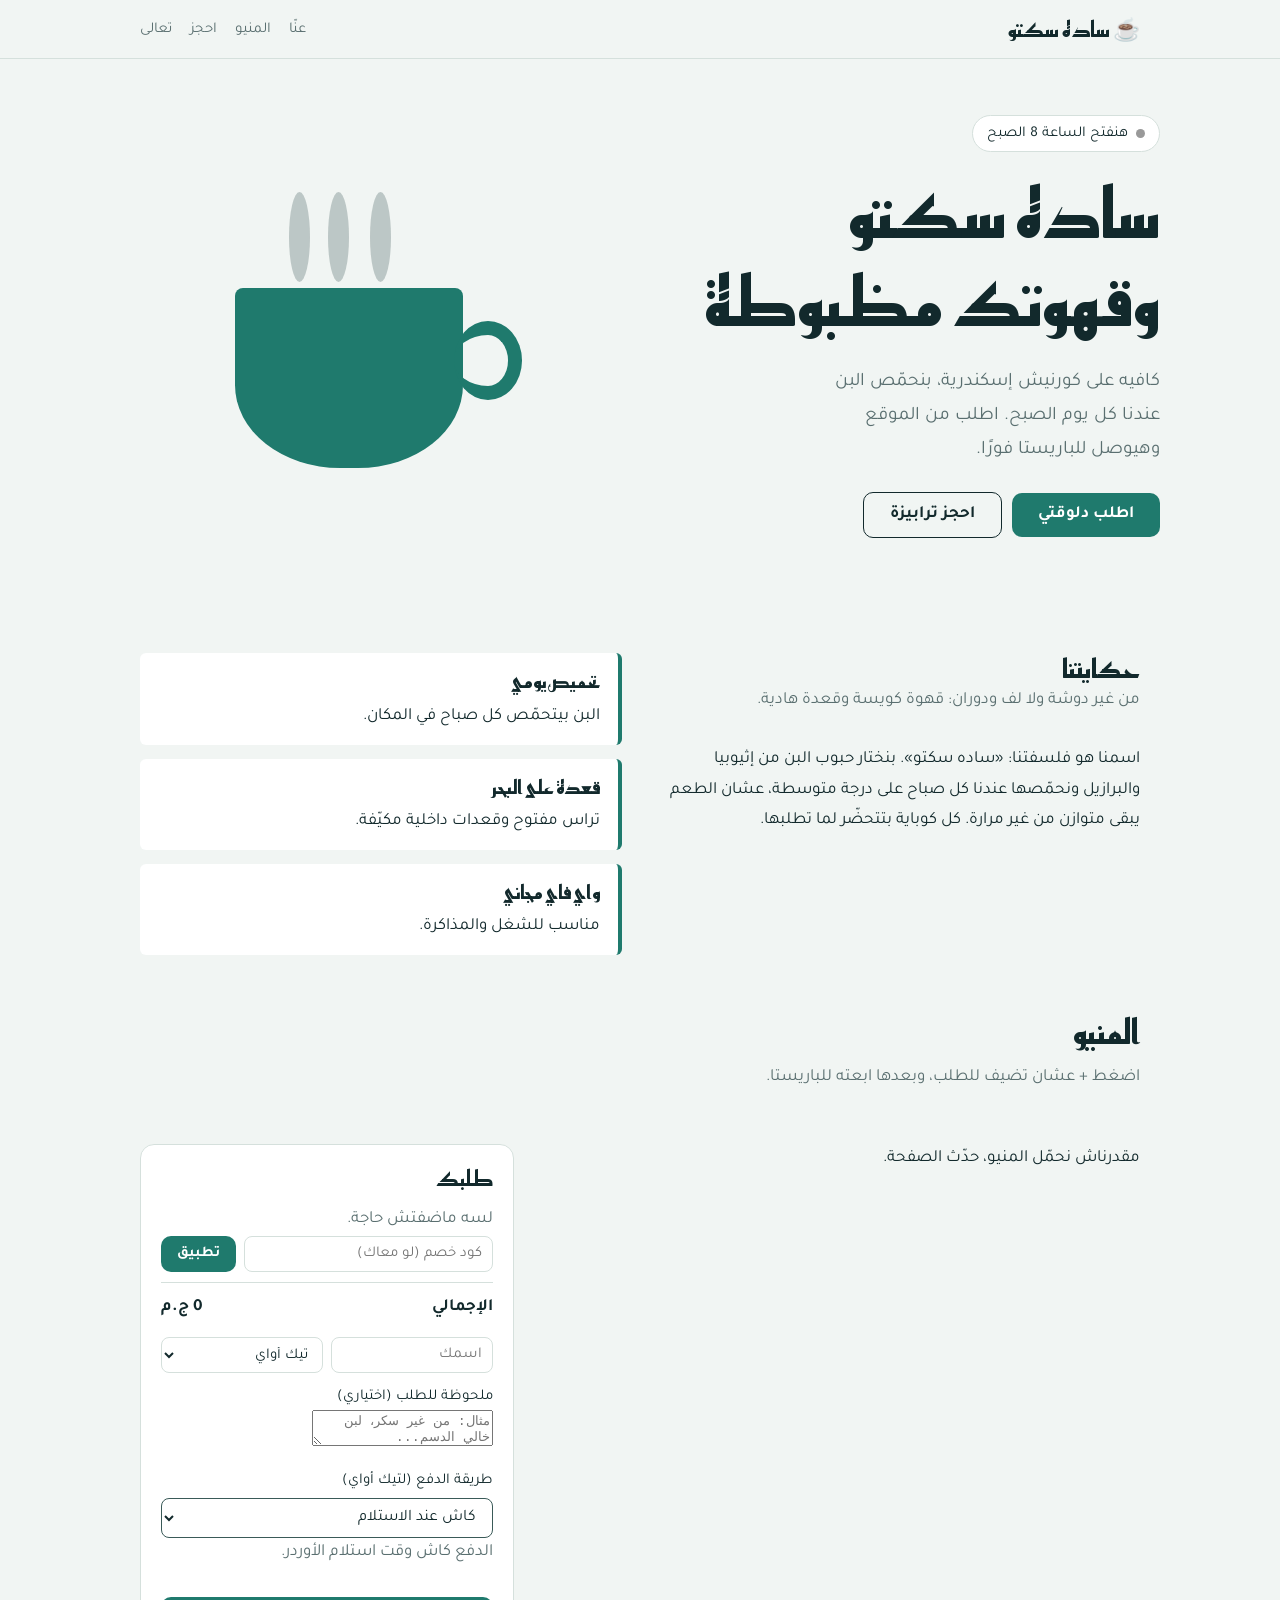
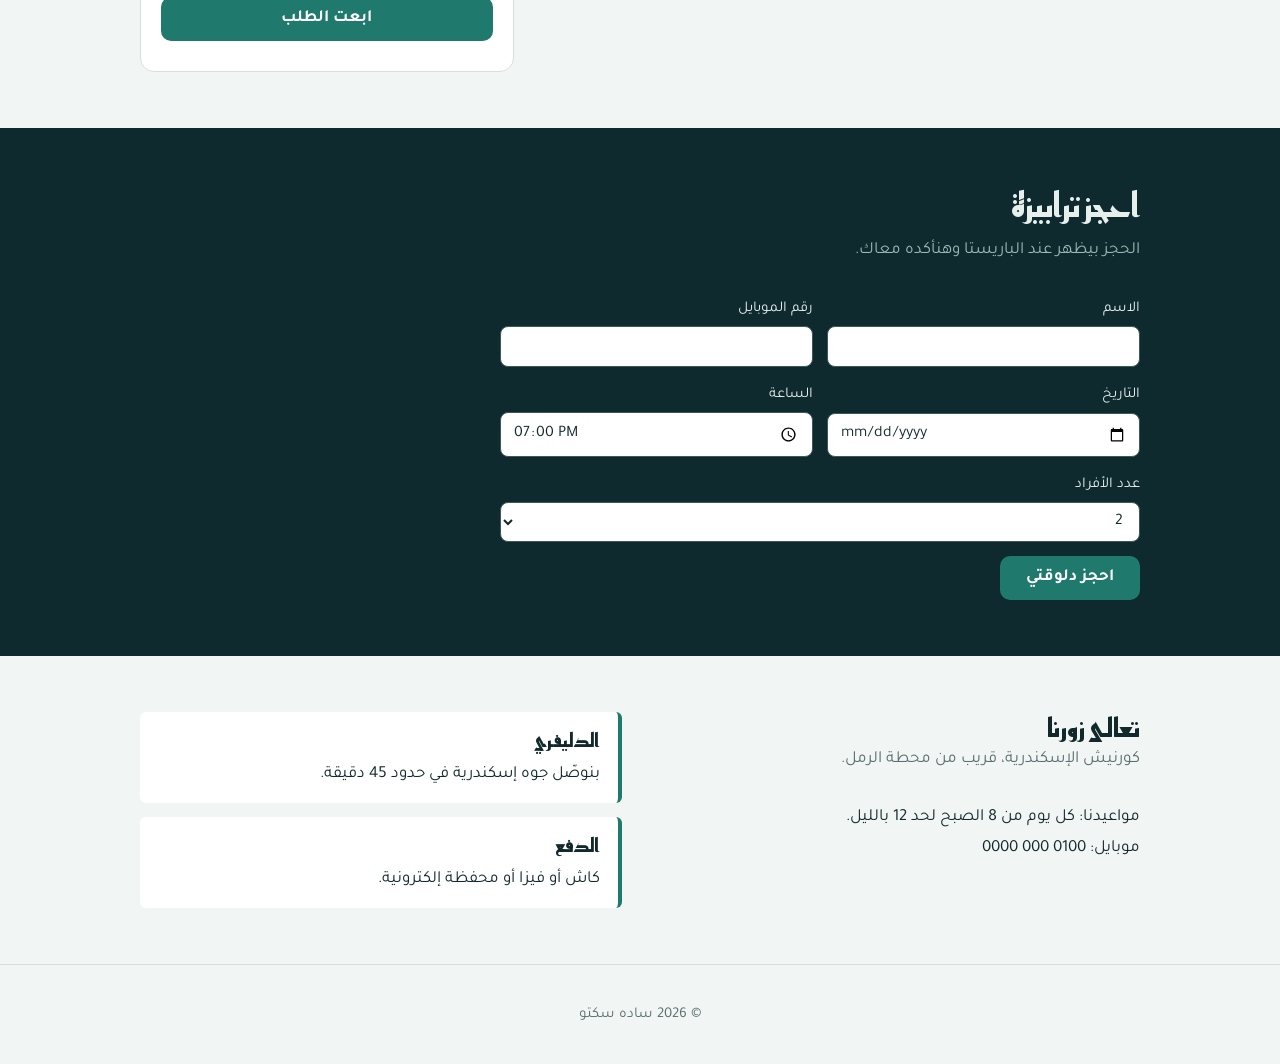
<file: public/index.html>
<!DOCTYPE html>
<html lang="ar" dir="rtl">
<head>
<meta charset="utf-8">
<meta name="viewport" content="width=device-width, initial-scale=1, viewport-fit=cover">
<title>ساده سكتو — كافيه</title>
<link rel="stylesheet" href="style.css">
<link href="https://fonts.googleapis.com/css2?family=Reem+Kufi:wght@500;700&family=Tajawal:wght@400;500;700&display=swap" rel="stylesheet">
</head><body>
<header><div class="wrap"><a class="logo" href="#top">☕ ساده سكتو</a>
<nav id="nav"><a href="#about">عنّا</a><a href="#menu">المنيو</a><a href="#book">احجز</a><a href="#visit">تعالى</a></nav></div></header>

<div id="shop">
<main id="top">
<div class="wrap hero">
<div>
<span class="status"><i class="dot" id="dot"></i><span id="st">...</span></span>
<h1>ساده سكتو<br>وقهوتك مظبوطة</h1>
<p>كافيه على كورنيش إسكندرية، بنحمّص البن عندنا كل يوم الصبح. اطلب من الموقع وهيوصل للباريستا فورًا.</p>
<p style="margin-top:24px"><a class="btn" href="#menu">اطلب دلوقتي</a><a class="btn ghost" href="#book">احجز ترابيزة</a></p>
</div>
<div class="cup" aria-hidden="true"><i class="steam"></i><i class="steam"></i><i class="steam"></i><div class="coffee"></div><div class="mug"></div></div>
</div>

<section id="about"><div class="wrap about">
<div><h2>حكايتنا</h2>
<p class="sub">من غير دوشة ولا لف ودوران: قهوة كويسة وقعدة هادية.</p>
<p>اسمنا هو فلسفتنا: «ساده سكتو». بنختار حبوب البن من إثيوبيا والبرازيل ونحمّصها عندنا كل صباح على درجة متوسطة، عشان الطعم يبقى متوازن من غير مرارة. كل كوباية بتتحضّر لما تطلبها.</p></div>
<div class="facts">
<div><b>تحميص يومي</b><br>البن بيتحمّص كل صباح في المكان.</div>
<div><b>قعدة على البحر</b><br>تراس مفتوح وقعدات داخلية مكيّفة.</div>
<div><b>واي فاي مجاني</b><br>مناسب للشغل والمذاكرة.</div>
</div></div></section>

<section id="menu" style="padding-top:0"><div class="wrap">
<h2>المنيو</h2><p class="sub">اضغط + عشان تضيف للطلب، وبعدها ابعته للباريستا.</p>
<div class="tabs" role="tablist" id="tabs"></div>
<div class="menu-grid">
<ul class="items" id="items"></ul>
<aside class="order"><h3>طلبك</h3><ul id="cart"></ul><div id="empty" class="empty">لسه ماضفتش حاجة.</div>
<div class="row2" style="grid-template-columns:1fr auto"><input id="pc" placeholder="كود خصم (لو معاك)" autocomplete="off" autocapitalize="characters" aria-label="كود الخصم"><button class="btn" id="pa" type="button" style="padding:8px 16px;font-size:15px">تطبيق</button></div>
<p id="pm" class="empty" style="margin:0 0 8px" role="status"></p>
<div class="tot" id="dl" hidden><span>خصم الكود</span><span id="dv">0 ج.م</span></div>
<div class="tot"><span>الإجمالي</span><span id="total">0 ج.م</span></div>
<div class="row2"><input id="on" placeholder="اسمك" autocomplete="name" aria-label="اسمك"><select id="ot" aria-label="مكان الاستلام"><option>تيك أواي</option><option>طاولة 1</option><option>طاولة 2</option><option>طاولة 3</option><option>طاولة 4</option><option>طاولة 5</option><option>طاولة 6</option><option>التراس 1</option><option>التراس 2</option><option>التراس 3</option></select></div>
<label class="full" style="display:block;margin-top:10px">ملحوظة للطلب (اختياري)<textarea id="order-note" rows="2" maxlength="250" placeholder="مثال: من غير سكر، لبن خالي الدسم..."></textarea></label>
<div id="payment-box" class="full" style="margin:10px 0"><label>طريقة الدفع (لتيك أواي)<select id="payment-method"><option value="cash">كاش عند الاستلام</option><option value="card">فيزا عند الاستلام</option><option value="instapay">إنستا باي عند الاستلام</option></select></label><p id="payment-help" class="sub">الدفع كاش وقت استلام الأوردر.</p></div>
<button class="btn" id="send" type="button">ابعت الطلب</button><p id="sent" class="empty" style="margin:10px 0 0" role="status"></p></aside>
</div></div></section>

<section class="band" id="book"><div class="wrap">
<h2>احجز ترابيزة</h2><p class="sub">الحجز بيظهر عند الباريستا وهنأكده معاك.</p>
<form id="bf">
<label>الاسم<input required id="bn" autocomplete="name"></label>
<label>رقم الموبايل<input required id="bp" type="tel" inputmode="tel" pattern="01[0-9]{9}" title="رقم موبايل مصري من 11 رقم" autocomplete="tel"></label>
<label>التاريخ<input required id="bd" type="date"></label>
<label>الساعة<input required id="bt" type="time" min="08:00" max="23:30" value="19:00"></label>
<label class="full">عدد الأفراد<select id="bg"><option>2</option><option>3</option><option>4</option><option>5</option><option>6</option><option>7</option><option>8</option></select></label>
<div class="full"><button class="btn" type="submit">احجز دلوقتي</button></div>
<div class="ok" id="ok" role="status"></div>
</form></div></section>

<section id="visit"><div class="wrap about">
<div><h2>تعالى زورنا</h2><p class="sub">كورنيش الإسكندرية، قريب من محطة الرمل.</p>
<p>مواعيدنا: كل يوم من 8 الصبح لحد 12 بالليل.<br>موبايل: 0100 000 0000</p></div>
<div class="facts"><div><b>الدليفري</b><br>بنوصّل جوه إسكندرية في حدود 45 دقيقة.</div><div><b>الدفع</b><br>كاش أو فيزا أو محفظة إلكترونية.</div></div>
</div></section>
</main>
</div>


<div id="toast" class="toast" role="alert" hidden><span id="toastTx"></span><button id="toastX" type="button" aria-label="إغلاق">×</button></div>
<footer>© 2026 ساده سكتو</footer>
<script src="config.js"></script>
<script src="vendor/supabase.js"></script>
<script src="api.js"></script>
<script src="sound.js"></script>
<script src="customer.js"></script></body></html>
</file>
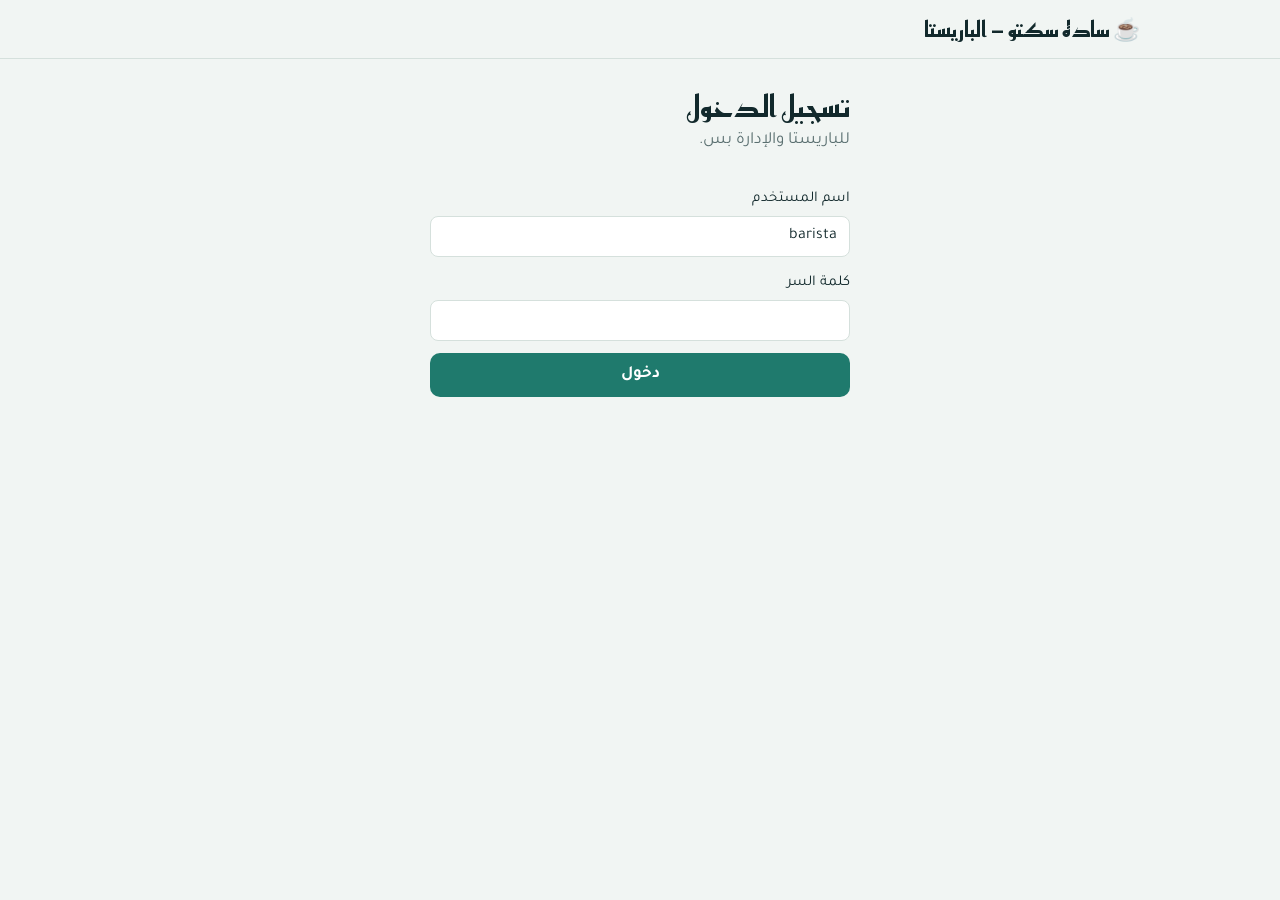
<file: public/barista/index.html>
<!DOCTYPE html>
<html lang="ar" dir="rtl">
<head>
<meta charset="utf-8">
<meta name="viewport" content="width=device-width, initial-scale=1, viewport-fit=cover">
<meta name="robots" content="noindex">
<title>شاشة الباريستا — ساده سكتو</title>
<link rel="stylesheet" href="../style.css">
<link href="https://fonts.googleapis.com/css2?family=Reem+Kufi:wght@500;700&family=Tajawal:wght@400;500;700&display=swap" rel="stylesheet">
</head>
<body>
<header><div class="wrap"><a class="logo" href="./">☕ ساده سكتو — الباريستا</a><button class="tab" id="out" type="button" hidden>خروج</button></div></header>

<div class="wrap bar" id="login" style="max-width:420px">
<h2>تسجيل الدخول</h2>
<p class="sub">للباريستا والإدارة بس.</p>
<form id="lf" style="display:grid;gap:12px">
<label>اسم المستخدم<input type="text" id="un" value="barista" required autocomplete="username" autocapitalize="none" style="border:1px solid var(--line)"></label>
<label>كلمة السر<input type="password" id="pw" required autocomplete="current-password" style="border:1px solid var(--line)"></label>
<button class="btn" type="submit">دخول</button>
<p id="err" class="nonote" role="alert"></p>
</form>
</div>

<div class="wrap bar" id="app" hidden>
<h2>شاشة الباريستا</h2>
<p id="live" class="note" hidden>الاتصال اللحظي اتقطع، بنحاول نرجّعه.</p>
<div class="stats"><div class="stat"><b id="s1">0</b>طلبات مفتوحة</div><div class="stat"><b id="s2">0</b>اتسلّمت النهارده</div><div class="stat"><b id="s3">0 ج.م</b>مبيعات النهارده</div><div class="stat"><b id="s4">0</b>حجوزات جاية</div></div>
<div class="tabs" id="btabs"><button class="tab" id="tab-o" data-v="o" aria-selected="true" type="button">الطلبات<span class="badge" id="bo" hidden>0</span></button><button class="tab" id="tab-b" data-v="b" aria-selected="false" type="button">الحجوزات<span class="badge" id="bb" hidden>0</span></button><button class="tab" id="snd" type="button">🔔 الصوت</button><button class="tab mgr" data-v="m" aria-selected="false" type="button" hidden>🍽️ المنيو</button><button class="tab mgr" data-v="p" aria-selected="false" type="button" hidden>🏷️ العروض</button><button class="tab mgr" data-v="s" aria-selected="false" type="button" hidden>💰 المبيعات</button><button class="tab mgr" data-v="u" aria-selected="false" type="button" hidden>👤 الحسابات</button><button class="tab mgr" data-v="pay" aria-selected="false" type="button" hidden>🏦 بيانات الدفع</button></div>
<div id="vo" class="cols"><div class="col"><h3>جديد</h3><div id="c-new"></div></div><div class="col"><h3>بيتحضّر</h3><div id="c-prep"></div></div><div class="col"><h3>جاهز للتسليم</h3><div id="c-ready"></div></div></div>
<div id="vb" hidden><p class="warn">⚠️ قبل ما تأكّد أي حجز: كلّم العميل على رقم الموبايل (اتصال أو واتساب) وتأكد منه الأول.</p><div class="cols"><div class="col"><h3>مستنية تأكيد</h3><div id="b-pending"></div></div><div class="col"><h3>مؤكدة</h3><div id="b-ok"></div></div><div class="col"><h3>ملغية</h3><div id="b-no"></div></div></div></div>
<div id="vm" hidden></div>
<div id="vp" hidden></div>
<div id="vs" hidden></div>
<div id="vu" hidden></div>
<div id="vpay" hidden></div>
</div>
<script src="../config.js"></script>
<script src="../vendor/supabase.js"></script>
<script src="../api.js"></script>
<script src="../sound.js"></script>
<script src="../barista.js"></script>
<script src="../admin.js"></script>
</body>
</html>
</file>
<file: public/style.css>
[hidden]{display:none!important}

:root{--bg:#f1f5f3;--surf:#fff;--ink:#12292c;--mut:#5a6f70;--acc:#1f7a6d;--acc2:#0f2a2e;--onacc:#fff;--warm:#a8561a;--line:#d5e0dc;box-sizing:border-box;padding-top:env(safe-area-inset-top,0px);padding-bottom:env(safe-area-inset-bottom,0px);color-scheme:light}
@media(prefers-color-scheme:dark){:root:not([data-theme="light"]){--bg:#0b1c1f;--surf:#12292c;--ink:#e6efec;--mut:#98b0ae;--acc:#4fc0ad;--acc2:#061416;--onacc:#06201c;--warm:#e0a063;--line:#23403f;color-scheme:dark}}
:root[data-theme="dark"]{--bg:#0b1c1f;--surf:#12292c;--ink:#e6efec;--mut:#98b0ae;--acc:#4fc0ad;--onacc:#06201c;--warm:#e0a063;--line:#23403f;color-scheme:dark}
html{scroll-padding-top:70px;scroll-behavior:smooth}
*,*::before,*::after{box-sizing:inherit}
body{margin:0;background:var(--bg);color:var(--ink);font:400 17px/1.8 Tajawal,Tahoma,sans-serif}
h1,h2,h3{font-family:"Reem Kufi",Tajawal,sans-serif;margin:0;line-height:1.3}
a{color:inherit}
:focus-visible{outline:3px solid var(--warm);outline-offset:2px}
.wrap{max-width:1040px;margin:auto;padding:0 20px}
header{position:sticky;top:env(safe-area-inset-top,0px);z-index:5;background:var(--bg);border-bottom:1px solid var(--line)}
header .wrap{display:flex;align-items:center;justify-content:space-between;height:58px;gap:12px}
.logo{font:700 22px "Reem Kufi";text-decoration:none}
nav{display:flex;gap:18px;font-size:15px;overflow-x:auto}
nav a{text-decoration:none;color:var(--mut);white-space:nowrap}
nav a:hover{color:var(--acc)}
.hero{padding:56px 0 40px;display:grid;gap:32px;grid-template-columns:1.2fr 1fr;align-items:center}
.hero h1{font-size:clamp(38px,7vw,68px);font-weight:700}
.hero p{color:var(--mut);max-width:34ch;font-size:19px}
.status{display:inline-flex;align-items:center;gap:8px;font-size:15px;background:var(--surf);border:1px solid var(--line);padding:4px 14px;border-radius:99px;margin-bottom:18px}
.dot{width:9px;height:9px;border-radius:50%;background:#999}.dot.on{background:#2fb36b}
.btn{display:inline-block;background:var(--acc);color:var(--onacc);font:700 17px Tajawal;border:0;padding:12px 26px;border-radius:10px;cursor:pointer;text-decoration:none}
.btn.ghost{background:transparent;color:var(--ink);border:1.5px solid var(--ink);margin-inline-start:10px}
.cup{justify-self:center;width:min(300px,80%);aspect-ratio:1;position:relative}
.cup .mug{position:absolute;inset:34% 12% 6% 12%;background:var(--acc);border-radius:8px 8px 46% 46%}
.cup .mug::after{content:"";position:absolute;inset-inline-start:-26%;top:18%;width:30%;height:44%;border:14px solid var(--acc);border-radius:50%;border-inline-end:0}
.cup .coffee{position:absolute;inset:34% 16% auto 16%;height:8%;background:#3b2216;border-radius:50%}
.steam{position:absolute;top:2%;width:7%;height:30%;border-radius:50%;background:var(--mut);opacity:.35;animation:rise 3.2s ease-in-out infinite}
.steam:nth-child(1){inset-inline-start:36%}.steam:nth-child(2){inset-inline-start:50%;animation-delay:.9s}.steam:nth-child(3){inset-inline-start:63%;animation-delay:1.8s}
@keyframes rise{0%{transform:translateY(30%) scaleY(.6);opacity:0}40%{opacity:.4}100%{transform:translateY(-30%) scaleY(1.1);opacity:0}}
@media(prefers-reduced-motion:reduce){.steam{animation:none;opacity:.25}html{scroll-behavior:auto}}
section{padding:56px 0}
section>.wrap>h2,.sec-h{font-size:34px;margin-bottom:8px}
.sub{color:var(--mut);margin:0 0 28px}
.about{display:grid;grid-template-columns:1fr 1fr;gap:36px}
.facts{display:grid;gap:14px}
.facts div{background:var(--surf);border-inline-start:4px solid var(--acc);padding:12px 18px;border-radius:6px}
.facts b{font-family:"Reem Kufi";font-size:19px}
.tabs{display:flex;gap:8px;flex-wrap:wrap;margin-bottom:22px}
.tab{font:500 16px Tajawal;background:var(--surf);color:var(--ink);border:1px solid var(--line);padding:7px 18px;border-radius:99px;cursor:pointer}
.tab[aria-selected=true]{background:var(--acc);color:var(--onacc);border-color:var(--acc)}
.menu-grid{display:grid;grid-template-columns:1.6fr 1fr;gap:28px;align-items:start}
.items{list-style:none;margin:0;padding:0}
.items li{display:flex;gap:14px;align-items:center;padding:14px 0;border-bottom:1px dashed var(--line)}
.items .t{flex:1}.items b{display:block;font-size:18px}.items small{color:var(--mut)}
.price{color:var(--warm);font-weight:700;white-space:nowrap}
.add{width:38px;height:38px;border-radius:50%;border:1.5px solid var(--acc);background:transparent;color:var(--acc);font-size:22px;cursor:pointer;line-height:1}
.add:hover{background:var(--acc);color:var(--onacc)}
.order{background:var(--surf);border:1px solid var(--line);border-radius:14px;padding:20px;position:sticky;top:76px}
.order h3{font-size:22px;margin-bottom:10px}
.order ul{list-style:none;margin:0 0 12px;padding:0;font-size:16px}
.order li{display:flex;justify-content:space-between;gap:8px;padding:4px 0}
.order .tot{display:flex;justify-content:space-between;font-weight:700;border-top:1px solid var(--line);padding-top:10px;margin-bottom:14px}
.order .btn{width:100%;text-align:center}
.empty{color:var(--mut)}
.rm{background:none;border:0;color:var(--mut);cursor:pointer;font-size:18px}
.band{background:var(--acc2,#0f2a2e);color:#e6efec}
.band .sub{color:#9fb8b5}
.band form{display:grid;grid-template-columns:repeat(2,1fr);gap:14px;max-width:640px}
label{display:grid;gap:4px;font-size:15px}
input,select{font:400 16px Tajawal;padding:10px 12px;border-radius:8px;border:1px solid #3a5a58;background:#fff;color:#12292c;width:100%}
.band .full{grid-column:1/-1}
.ok{grid-column:1/-1;background:#1d4a43;border-radius:8px;padding:14px;display:none}
footer{padding:36px 0;text-align:center;color:var(--mut);font-size:15px;border-top:1px solid var(--line)}
@media(max-width:760px){.hero,.about,.menu-grid{grid-template-columns:1fr}.order{position:static}.band form{grid-template-columns:1fr}.cup{order:-1;width:180px}.hero{padding-top:28px}}

.bar{padding:28px 0 60px}.bar h2{font-size:30px}
.stats{display:flex;gap:12px;flex-wrap:wrap;margin:14px 0 22px}
.stat{background:var(--surf);border:1px solid var(--line);border-radius:10px;padding:8px 18px;font-size:15px}.stat b{font:700 22px "Reem Kufi";display:block}
.cols{display:grid;grid-template-columns:repeat(3,1fr);gap:16px}
.col h3{font-size:20px;margin-bottom:10px;padding-bottom:6px;border-bottom:3px solid var(--acc)}
.card{background:var(--surf);border:1px solid var(--line);border-radius:12px;padding:14px;margin-bottom:12px}
.card .top{display:flex;justify-content:space-between;gap:8px;font-weight:700}.card ul{margin:8px 0;padding-inline-start:20px;font-size:16px}
.card .meta{color:var(--mut);font-size:14px}.card .btn{padding:7px 16px;font-size:15px;margin-top:6px}.btn.red{background:transparent;color:var(--warm);border:1.5px solid var(--warm)}
.card.new{border-color:var(--warm)}
.nonote{color:var(--mut)}
.note{background:var(--surf);border:1px dashed var(--mut);border-radius:8px;padding:10px 14px;margin:12px 0;font-size:15px;color:var(--mut)}
.tag{display:inline-block;font-size:13px;padding:0 10px;border-radius:99px;background:var(--line)}
.row2{display:grid;grid-template-columns:1fr 1fr;gap:8px;margin-bottom:10px}.row2 input,.row2 select{border:1px solid var(--line);padding:8px 10px;font-size:15px}
@media(max-width:760px){.cols{grid-template-columns:1fr}}

:root{--onwarm:#fff}
@media(prefers-color-scheme:dark){:root:not([data-theme="light"]){--onwarm:#1b1206}}
:root[data-theme="dark"]{--onwarm:#1b1206}
.badge{display:inline-block;min-width:22px;padding:0 7px;margin-inline-start:6px;border-radius:99px;background:var(--warm);color:var(--onwarm);font-size:13px;line-height:22px;text-align:center}
.tab[aria-selected=true] .badge{background:var(--onacc);color:var(--acc)}
.tab.alert{background:var(--warm);color:var(--onwarm);border-color:var(--warm);animation:blink 1s ease-in-out infinite}
@keyframes blink{50%{opacity:.55}}
@media(prefers-reduced-motion:reduce){.tab.alert{animation:none}}
.warn{background:var(--surf);border:1.5px solid var(--warm);border-radius:10px;padding:10px 14px;margin:0 0 16px;font-size:16px}
.card .acts{display:flex;gap:8px;flex-wrap:wrap}
.card .acts a.btn{margin-top:6px;padding:7px 16px;font-size:15px}
.card .need{color:var(--warm);font-size:14px;font-weight:700}
.toast{position:fixed;z-index:20;inset-inline:12px;top:calc(env(safe-area-inset-top,0px) + 66px);max-width:520px;margin-inline:auto;display:flex;gap:12px;justify-content:space-between;align-items:center;padding:14px 18px;border-radius:12px;font-weight:700;background:var(--acc);color:var(--onacc);box-shadow:0 8px 24px rgba(0,0,0,.28)}
.toast button{background:none;border:0;color:inherit;font-size:24px;line-height:1;cursor:pointer}
#snd{margin-inline-start:auto}
</file>
